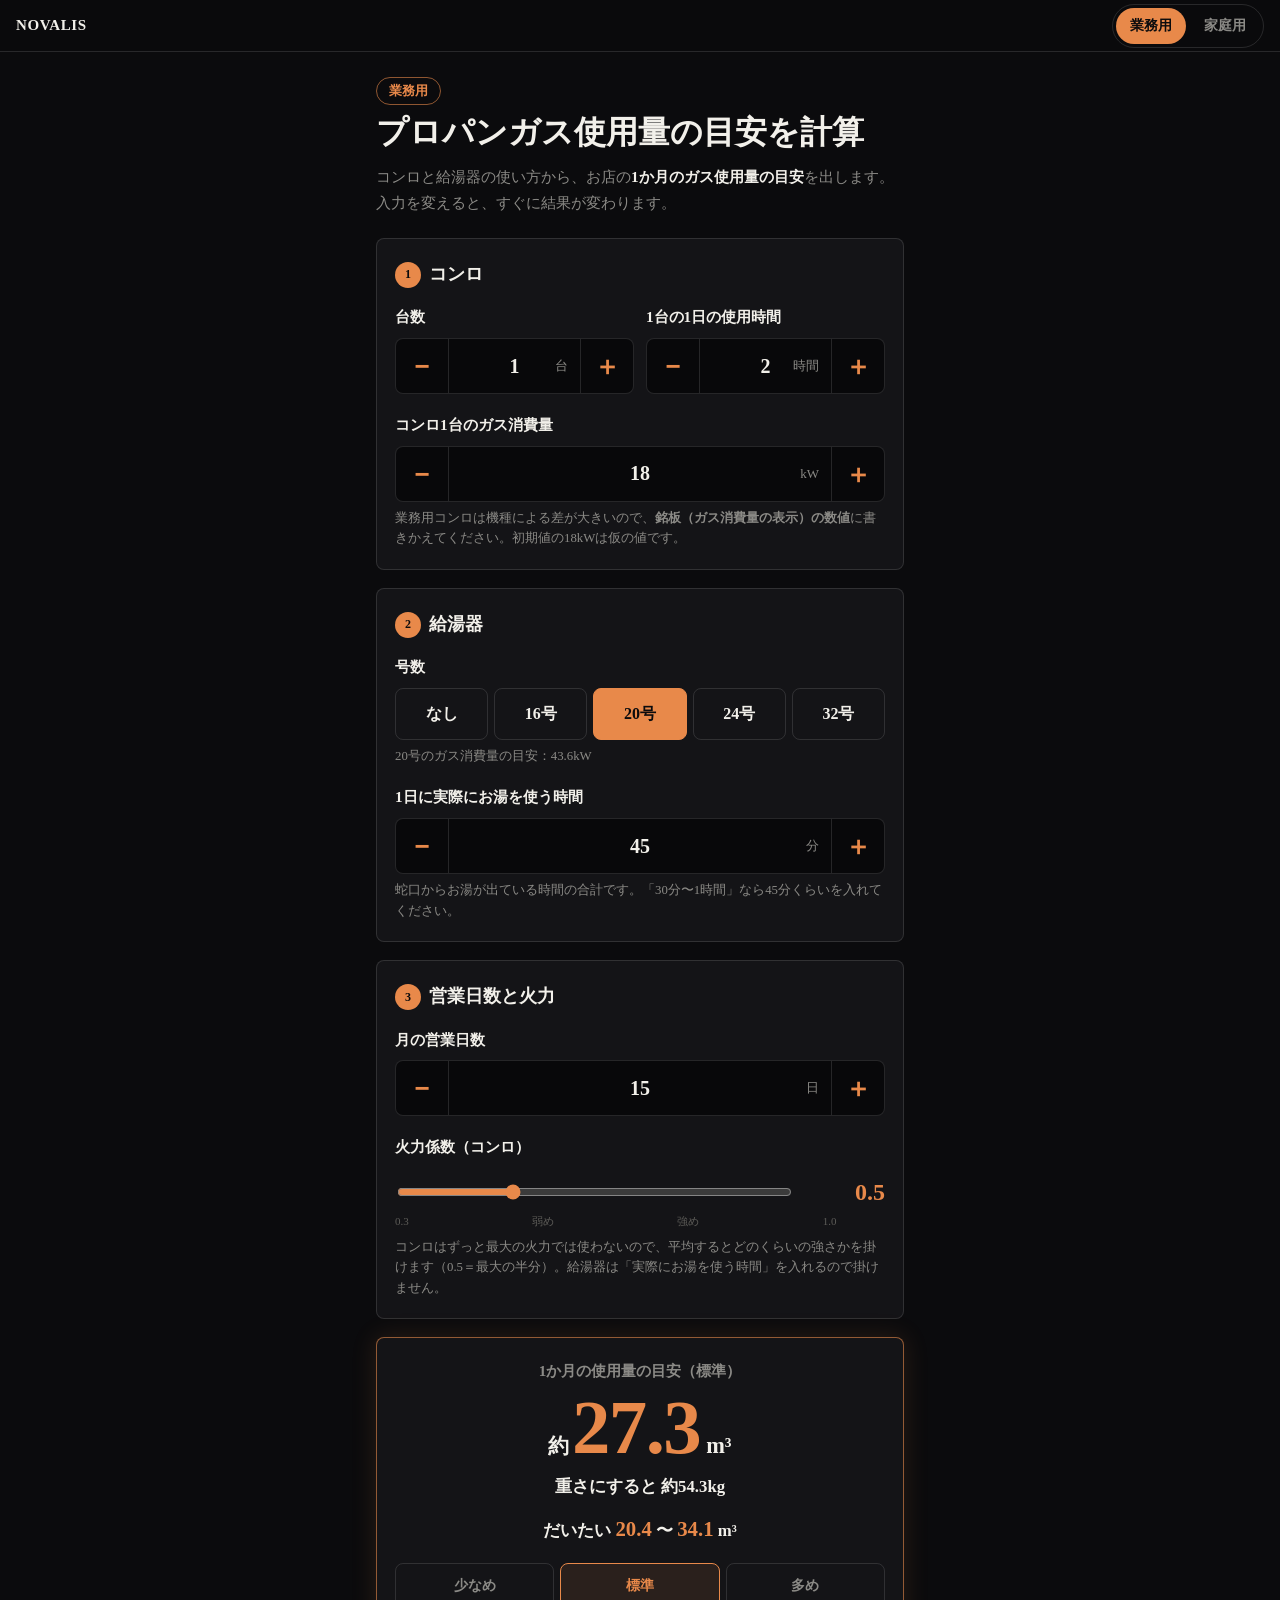
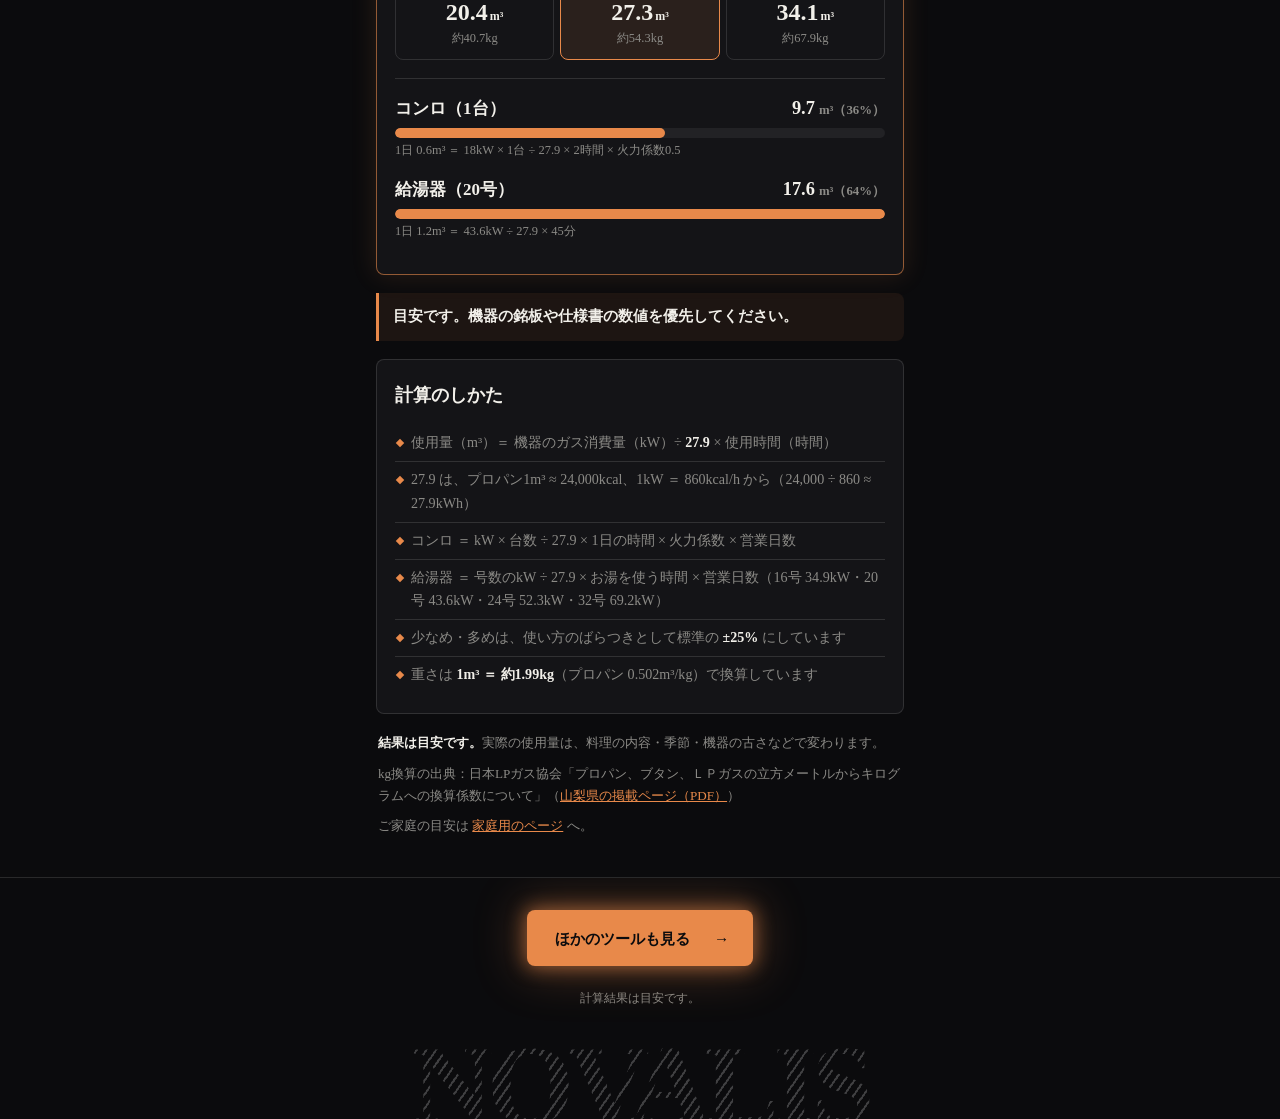
<file: index.html>
<!DOCTYPE html>
<html lang="ja">
<head>
  <meta charset="UTF-8">
  <meta name="viewport" content="width=device-width, initial-scale=1.0, viewport-fit=cover">
  <title>プロパンガス使用量の目安【業務用】｜コンロ・給湯器から月の使用量を計算</title>
  <meta name="description" content="飲食店・喫茶店などのプロパンガス（LPガス）の月間使用量の目安を、コンロの台数と使用時間、給湯器の号数とお湯を使う時間、営業日数から計算。少なめ・標準・多めの幅と、機器ごとの内訳、kg換算も表示します。">
  <link rel="canonical" href="https://novalis-lab.github.io/lpgas-usage/">
  <meta property="og:type" content="website">
  <meta property="og:site_name" content="novalis">
  <meta property="og:locale" content="ja_JP">
  <meta property="og:url" content="https://novalis-lab.github.io/lpgas-usage/">
  <meta property="og:title" content="プロパンガス使用量の目安【業務用】">
  <meta property="og:description" content="コンロと給湯器の使い方から、お店のプロパンガスの月間使用量（m³）の目安を計算します。">
  <meta name="twitter:card" content="summary">
  <meta name="theme-color" content="#0b0b0d">
  <link rel="icon" href="https://novalis-lab.github.io/icon.svg" type="image/svg+xml">
  <link rel="icon" href="https://novalis-lab.github.io/favicon-32.png" sizes="32x32" type="image/png">
  <link rel="apple-touch-icon" href="https://novalis-lab.github.io/apple-touch-icon.png">
  <link rel="stylesheet" href="https://novalis-lab.github.io/common.css?v=20261113d">
  <link rel="stylesheet" href="style.css?v=1">
</head>
<body>
  <header class="top">
    <a class="logo" href="https://novalis-lab.github.io/">NOVALIS</a>
    <nav class="switch" aria-label="業務用・家庭用の切り替え">
      <a href="./" aria-current="page">業務用</a>
      <a href="home/">家庭用</a>
    </nav>
  </header>

  <main class="wrap">
    <p class="kind">業務用</p>
    <h1>プロパンガス使用量の<br class="sp">目安を計算</h1>
    <p class="lead">コンロと給湯器の使い方から、お店の<b>1か月のガス使用量の目安</b>を出します。入力を変えると、すぐに結果が変わります。</p>

    <section class="card" aria-labelledby="h-stove">
      <h2 id="h-stove"><span class="step">1</span>コンロ</h2>
      <div class="grid2">
        <div class="fld">
          <span class="f" id="l-stoves">台数</span>
          <div class="stepper" data-min="0" data-max="20" data-step="1">
            <button type="button" class="minus" aria-label="台数を減らす">−</button>
            <div class="in"><input id="stoves" type="text" inputmode="numeric" value="1" aria-labelledby="l-stoves"><span class="u">台</span></div>
            <button type="button" class="plus" aria-label="台数を増やす">＋</button>
          </div>
        </div>
        <div class="fld">
          <span class="f" id="l-stove-h">1台の1日の使用時間</span>
          <div class="stepper" data-min="0" data-max="24" data-step="0.5">
            <button type="button" class="minus" aria-label="時間を減らす">−</button>
            <div class="in"><input id="stove-h" type="text" inputmode="decimal" value="2" aria-labelledby="l-stove-h"><span class="u">時間</span></div>
            <button type="button" class="plus" aria-label="時間を増やす">＋</button>
          </div>
        </div>
      </div>
      <div class="fld" style="margin-top:18px">
        <span class="f" id="l-stove-kw">コンロ1台のガス消費量</span>
        <div class="stepper" data-min="0" data-max="200" data-step="0.1">
          <button type="button" class="minus" aria-label="kWを減らす">−</button>
          <div class="in"><input id="stove-kw" type="text" inputmode="decimal" value="18" aria-labelledby="l-stove-kw"><span class="u">kW</span></div>
          <button type="button" class="plus" aria-label="kWを増やす">＋</button>
        </div>
        <p class="help">業務用コンロは機種による差が大きいので、<b>銘板（ガス消費量の表示）の数値</b>に書きかえてください。初期値の18kWは仮の値です。</p>
      </div>
    </section>

    <section class="card" aria-labelledby="h-heater">
      <h2 id="h-heater"><span class="step">2</span>給湯器</h2>
      <div class="fld">
        <span class="f">号数</span>
        <div class="seg" id="heater" data-value="20" style="--n:5" role="group" aria-label="給湯器の号数">
          <button type="button" data-v="0">なし</button>
          <button type="button" data-v="16">16号</button>
          <button type="button" data-v="20">20号</button>
          <button type="button" data-v="24">24号</button>
          <button type="button" data-v="32">32号</button>
        </div>
        <p class="help" id="heater-kw"></p>
      </div>
      <div class="fld" id="heater-time">
        <span class="f" id="l-heater-m">1日に実際にお湯を使う時間</span>
        <div class="stepper" data-min="0" data-max="1440" data-step="5">
          <button type="button" class="minus" aria-label="時間を減らす">−</button>
          <div class="in"><input id="heater-m" type="text" inputmode="numeric" value="45" aria-labelledby="l-heater-m"><span class="u">分</span></div>
          <button type="button" class="plus" aria-label="時間を増やす">＋</button>
        </div>
        <p class="help">蛇口からお湯が出ている時間の合計です。「30分〜1時間」なら45分くらいを入れてください。</p>
      </div>
    </section>

    <section class="card" aria-labelledby="h-days">
      <h2 id="h-days"><span class="step">3</span>営業日数と火力</h2>
      <div class="fld">
        <span class="f" id="l-days">月の営業日数</span>
        <div class="stepper" data-min="1" data-max="31" data-step="1">
          <button type="button" class="minus" aria-label="日数を減らす">−</button>
          <div class="in"><input id="days" type="text" inputmode="numeric" value="15" aria-labelledby="l-days"><span class="u">日</span></div>
          <button type="button" class="plus" aria-label="日数を増やす">＋</button>
        </div>
      </div>
      <div class="fld">
        <label for="factor">火力係数（コンロ）</label>
        <div class="range-row">
          <input id="factor" type="range" min="0.3" max="1" step="0.05" value="0.5" aria-describedby="factor-help">
          <output id="factor-out" for="factor">0.5</output>
        </div>
        <div class="ticks" aria-hidden="true"><span>0.3</span><span>弱め</span><span>強め</span><span>1.0</span></div>
        <p class="help" id="factor-help">コンロはずっと最大の火力では使わないので、平均するとどのくらいの強さかを掛けます（0.5＝最大の半分）。給湯器は「実際にお湯を使う時間」を入れるので掛けません。</p>
      </div>
    </section>

    <section class="card result" id="result" aria-live="polite"></section>

    <p class="caution">目安です。機器の銘板や仕様書の数値を優先してください。</p>

    <section class="card" aria-labelledby="h-how">
      <h2 id="h-how">計算のしかた</h2>
      <ul class="howto">
        <li>使用量（m³）＝ 機器のガス消費量（kW）÷ <b>27.9</b> × 使用時間（時間）</li>
        <li>27.9 は、プロパン1m³ ≈ 24,000kcal、1kW ＝ 860kcal/h から（24,000 ÷ 860 ≈ 27.9kWh）</li>
        <li>コンロ ＝ kW × 台数 ÷ 27.9 × 1日の時間 × 火力係数 × 営業日数</li>
        <li>給湯器 ＝ 号数のkW ÷ 27.9 × お湯を使う時間 × 営業日数（16号 34.9kW・20号 43.6kW・24号 52.3kW・32号 69.2kW）</li>
        <li>少なめ・多めは、使い方のばらつきとして標準の <b>±25%</b> にしています</li>
        <li>重さは <b>1m³ ＝ 約1.99kg</b>（プロパン 0.502m³/kg）で換算しています</li>
      </ul>
    </section>

    <section class="notice">
      <p><b>結果は目安です。</b>実際の使用量は、料理の内容・季節・機器の古さなどで変わります。</p>
      <p>kg換算の出典：日本LPガス協会「プロパン、ブタン、ＬＰガスの立方メートルからキログラムへの換算係数について」（<a href="https://www.pref.yamanashi.jp/documents/60408/lpgas_guidline_keisuu.pdf" target="_blank" rel="noopener">山梨県の掲載ページ（PDF）</a>）</p>
      <p>ご家庭の目安は <a href="home/">家庭用のページ</a> へ。</p>
    </section>
  </main>

  <footer class="site-footer">
    <a class="footer-home" href="https://novalis-lab.github.io/">ほかのツールも見る<span aria-hidden="true">→</span></a>
    <p>計算結果は目安です。</p>
    <p class="footer-logo" aria-hidden="true">NOVALIS</p>
  </footer>

  <script src="lpgas.js?v=1"></script>
  <script src="biz.js?v=1"></script>
</body>
</html>
</file>
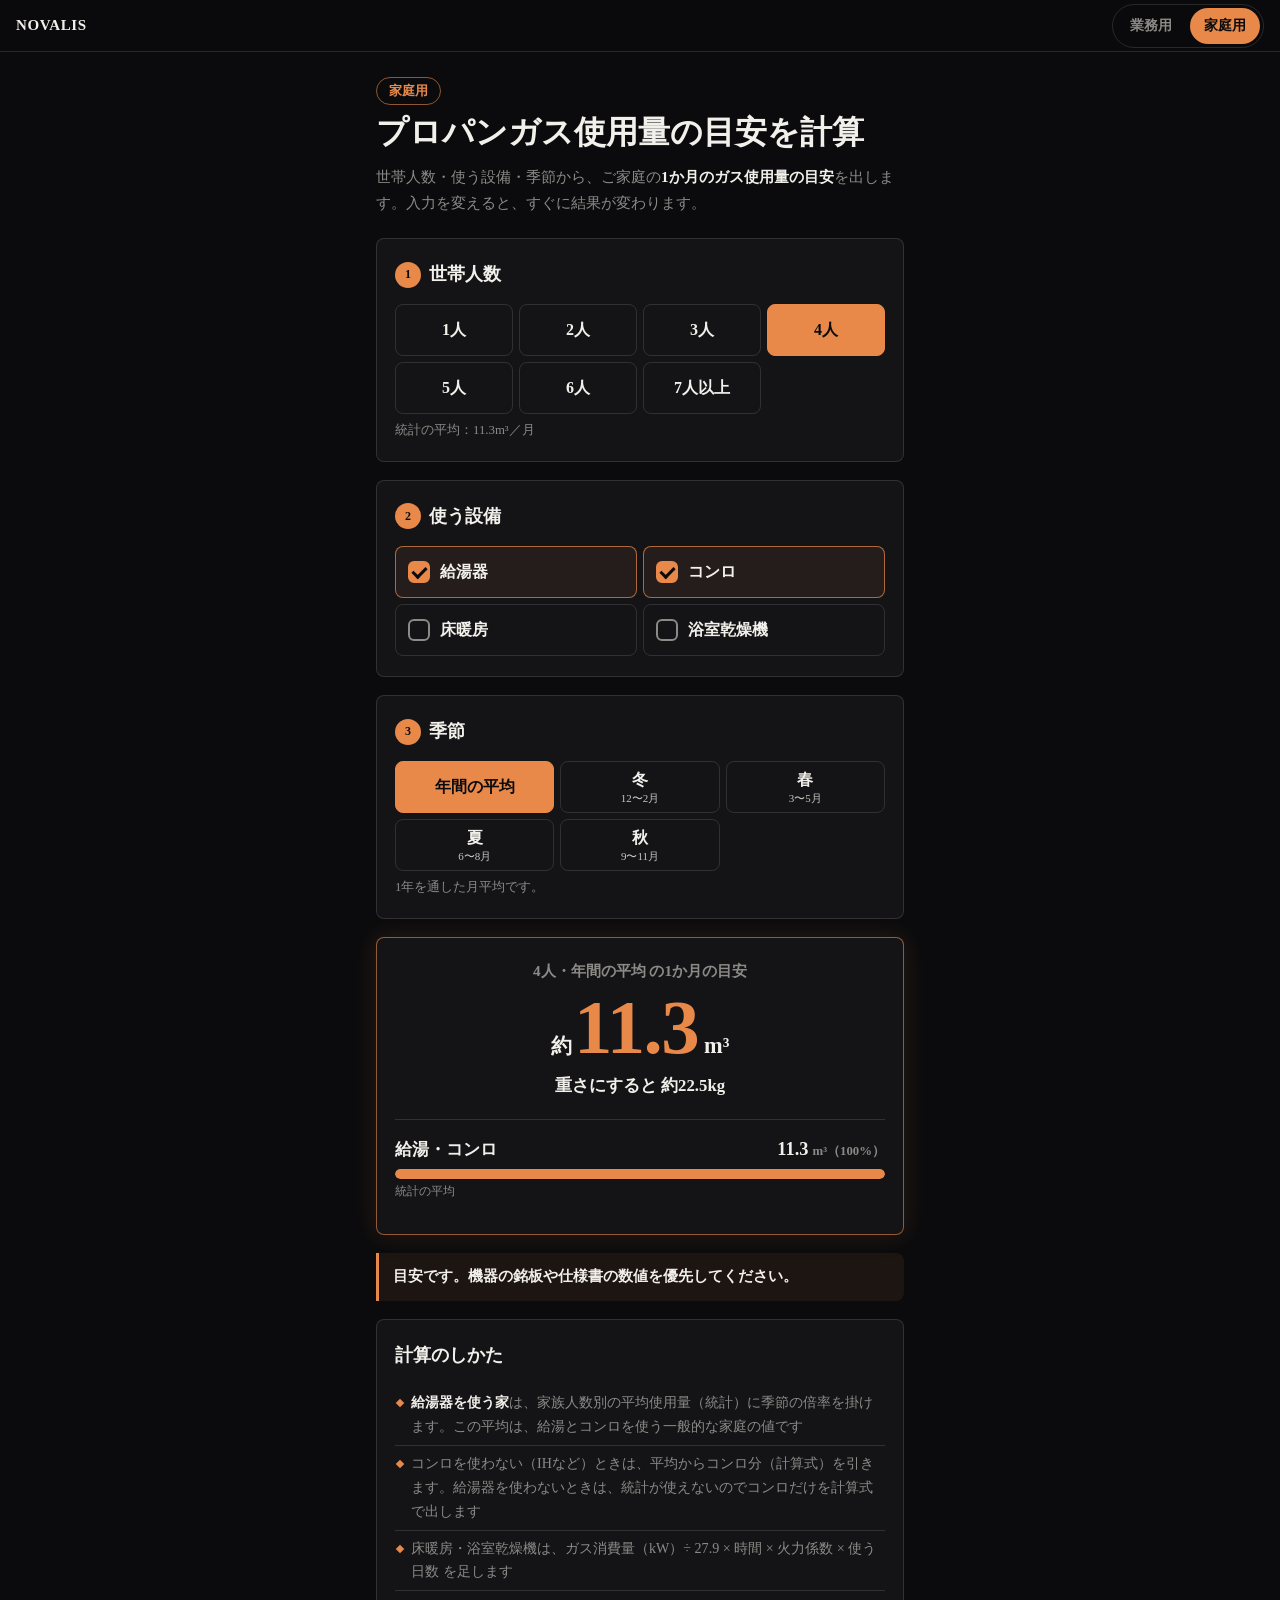
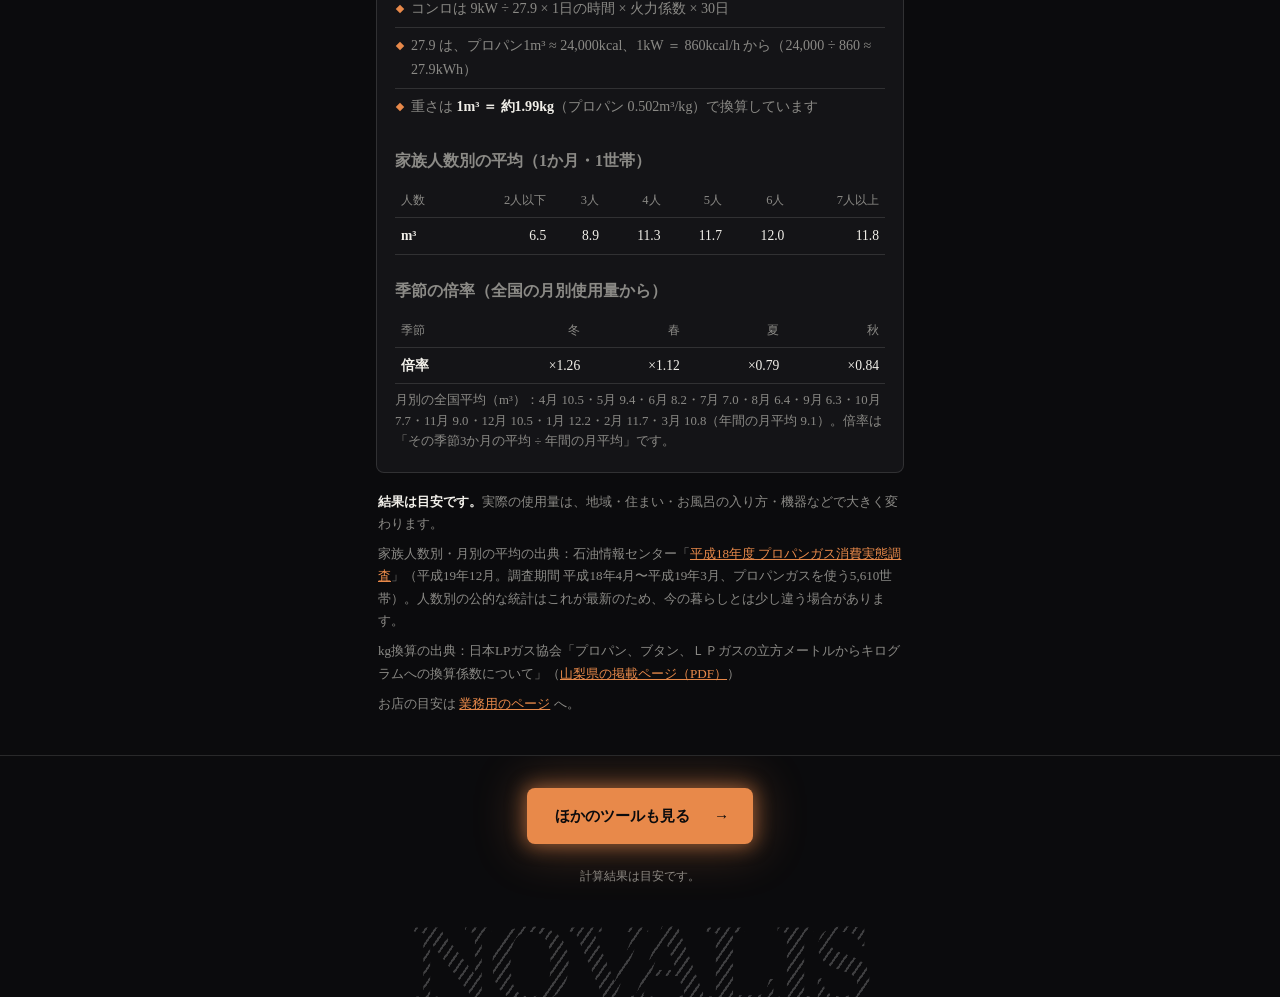
<file: home/index.html>
<!DOCTYPE html>
<html lang="ja">
<head>
  <meta charset="UTF-8">
  <meta name="viewport" content="width=device-width, initial-scale=1.0, viewport-fit=cover">
  <title>プロパンガス使用量の目安【家庭用】｜世帯人数・設備・季節から月の使用量を計算</title>
  <meta name="description" content="ご家庭のプロパンガス（LPガス）の月間使用量の目安を、世帯人数・使う設備（給湯器・コンロ・床暖房・浴室乾燥機）・季節から計算。家族人数別の平均は石油情報センターのプロパンガス消費実態調査をもとにしています。kg換算つき。">
  <link rel="canonical" href="https://novalis-lab.github.io/lpgas-usage/home/">
  <meta property="og:type" content="website">
  <meta property="og:site_name" content="novalis">
  <meta property="og:locale" content="ja_JP">
  <meta property="og:url" content="https://novalis-lab.github.io/lpgas-usage/home/">
  <meta property="og:title" content="プロパンガス使用量の目安【家庭用】">
  <meta property="og:description" content="世帯人数・設備・季節から、ご家庭のプロパンガスの月間使用量（m³）の目安を計算します。">
  <meta name="twitter:card" content="summary">
  <meta name="theme-color" content="#0b0b0d">
  <link rel="icon" href="https://novalis-lab.github.io/icon.svg" type="image/svg+xml">
  <link rel="icon" href="https://novalis-lab.github.io/favicon-32.png" sizes="32x32" type="image/png">
  <link rel="apple-touch-icon" href="https://novalis-lab.github.io/apple-touch-icon.png">
  <link rel="stylesheet" href="https://novalis-lab.github.io/common.css?v=20261113d">
  <link rel="stylesheet" href="../style.css?v=1">
</head>
<body>
  <header class="top">
    <a class="logo" href="https://novalis-lab.github.io/">NOVALIS</a>
    <nav class="switch" aria-label="業務用・家庭用の切り替え">
      <a href="../">業務用</a>
      <a href="./" aria-current="page">家庭用</a>
    </nav>
  </header>

  <main class="wrap">
    <p class="kind">家庭用</p>
    <h1>プロパンガス使用量の<br class="sp">目安を計算</h1>
    <p class="lead">世帯人数・使う設備・季節から、ご家庭の<b>1か月のガス使用量の目安</b>を出します。入力を変えると、すぐに結果が変わります。</p>

    <section class="card" aria-labelledby="h-people">
      <h2 id="h-people"><span class="step">1</span>世帯人数</h2>
      <div class="seg" id="people" data-value="4" style="--n:4" role="group" aria-label="世帯人数">
        <button type="button" data-v="1">1人</button>
        <button type="button" data-v="2">2人</button>
        <button type="button" data-v="3">3人</button>
        <button type="button" data-v="4">4人</button>
        <button type="button" data-v="5">5人</button>
        <button type="button" data-v="6">6人</button>
        <button type="button" data-v="7">7人以上</button>
      </div>
      <p class="help" id="people-help"></p>
    </section>

    <section class="card" aria-labelledby="h-equip">
      <h2 id="h-equip"><span class="step">2</span>使う設備</h2>
      <div class="checks">
        <label><input type="checkbox" id="eq-heater" checked><span class="box" aria-hidden="true"></span>給湯器</label>
        <label><input type="checkbox" id="eq-stove" checked><span class="box" aria-hidden="true"></span>コンロ</label>
        <label><input type="checkbox" id="eq-floor"><span class="box" aria-hidden="true"></span>床暖房</label>
        <label><input type="checkbox" id="eq-dryer"><span class="box" aria-hidden="true"></span>浴室乾燥機</label>
      </div>

      <div class="sub-box" id="box-stove">
        <p class="ttl" id="stove-ttl">コンロ（家庭用 9kW）</p>
        <div class="fld">
          <span class="f" id="l-stove-m">1日の使用時間</span>
          <div class="stepper" data-min="0" data-max="600" data-step="5">
            <button type="button" class="minus" aria-label="時間を減らす">−</button>
            <div class="in"><input id="stove-m" type="text" inputmode="numeric" value="30" aria-labelledby="l-stove-m"><span class="u">分</span></div>
            <button type="button" class="plus" aria-label="時間を増やす">＋</button>
          </div>
          <p class="help" id="stove-help"></p>
        </div>
      </div>

      <div class="sub-box" id="box-floor" hidden>
        <p class="ttl">床暖房</p>
        <div class="fld">
          <span class="f" id="l-floor-kw">ガス消費量（銘板の数値）</span>
          <div class="stepper" data-min="0" data-max="100" data-step="0.1">
            <button type="button" class="minus" aria-label="kWを減らす">−</button>
            <div class="in"><input id="floor-kw" type="text" inputmode="decimal" value="" placeholder="—" aria-labelledby="l-floor-kw"><span class="u">kW</span></div>
            <button type="button" class="plus" aria-label="kWを増やす">＋</button>
          </div>
          <p class="help">機種による差が大きいので、熱源機の銘板や仕様書の「ガス消費量（暖房）」を入れてください。</p>
        </div>
        <div class="grid2">
          <div class="fld">
            <span class="f" id="l-floor-h">1日の使用時間</span>
            <div class="stepper" data-min="0" data-max="24" data-step="0.5">
              <button type="button" class="minus" aria-label="時間を減らす">−</button>
              <div class="in"><input id="floor-h" type="text" inputmode="decimal" value="4" aria-labelledby="l-floor-h"><span class="u">時間</span></div>
              <button type="button" class="plus" aria-label="時間を増やす">＋</button>
            </div>
          </div>
          <div class="fld">
            <span class="f" id="l-floor-d">月に使う日数</span>
            <div class="stepper" data-min="0" data-max="31" data-step="1">
              <button type="button" class="minus" aria-label="日数を減らす">−</button>
              <div class="in"><input id="floor-d" type="text" inputmode="numeric" value="30" aria-labelledby="l-floor-d"><span class="u">日</span></div>
              <button type="button" class="plus" aria-label="日数を増やす">＋</button>
            </div>
          </div>
        </div>
      </div>

      <div class="sub-box" id="box-dryer" hidden>
        <p class="ttl">浴室乾燥機</p>
        <div class="fld">
          <span class="f" id="l-dryer-kw">ガス消費量（銘板の数値）</span>
          <div class="stepper" data-min="0" data-max="100" data-step="0.1">
            <button type="button" class="minus" aria-label="kWを減らす">−</button>
            <div class="in"><input id="dryer-kw" type="text" inputmode="decimal" value="" placeholder="—" aria-labelledby="l-dryer-kw"><span class="u">kW</span></div>
            <button type="button" class="plus" aria-label="kWを増やす">＋</button>
          </div>
          <p class="help">ガス温水式は、給湯器（熱源機）の銘板や浴室乾燥機の仕様書の数値を入れてください。</p>
        </div>
        <div class="grid2">
          <div class="fld">
            <span class="f" id="l-dryer-h">1回の使用時間</span>
            <div class="stepper" data-min="0" data-max="24" data-step="0.5">
              <button type="button" class="minus" aria-label="時間を減らす">−</button>
              <div class="in"><input id="dryer-h" type="text" inputmode="decimal" value="2" aria-labelledby="l-dryer-h"><span class="u">時間</span></div>
              <button type="button" class="plus" aria-label="時間を増やす">＋</button>
            </div>
          </div>
          <div class="fld">
            <span class="f" id="l-dryer-d">月に使う日数</span>
            <div class="stepper" data-min="0" data-max="31" data-step="1">
              <button type="button" class="minus" aria-label="日数を減らす">−</button>
              <div class="in"><input id="dryer-d" type="text" inputmode="numeric" value="10" aria-labelledby="l-dryer-d"><span class="u">日</span></div>
              <button type="button" class="plus" aria-label="日数を増やす">＋</button>
            </div>
          </div>
        </div>
      </div>

      <div class="fld" id="factor-fld" style="margin-top:18px">
        <label for="factor">火力係数（コンロ・床暖房・浴室乾燥機）</label>
        <div class="range-row">
          <input id="factor" type="range" min="0.3" max="1" step="0.05" value="0.5" aria-describedby="factor-help">
          <output id="factor-out" for="factor">0.5</output>
        </div>
        <div class="ticks" aria-hidden="true"><span>0.3</span><span>弱め</span><span>強め</span><span>1.0</span></div>
        <p class="help" id="factor-help">ずっと最大の強さでは使わないので、平均するとどのくらいの強さかを掛けます（0.5＝最大の半分）。</p>
      </div>
    </section>

    <section class="card" aria-labelledby="h-season">
      <h2 id="h-season"><span class="step">3</span>季節</h2>
      <div class="seg" id="season" data-value="year" style="--n:3" role="group" aria-label="季節">
        <button type="button" data-v="year">年間の平均</button>
        <button type="button" data-v="winter">冬<small>12〜2月</small></button>
        <button type="button" data-v="spring">春<small>3〜5月</small></button>
        <button type="button" data-v="summer">夏<small>6〜8月</small></button>
        <button type="button" data-v="autumn">秋<small>9〜11月</small></button>
      </div>
      <p class="help" id="season-help"></p>
    </section>

    <section class="card result" id="result" aria-live="polite"></section>

    <p class="caution">目安です。機器の銘板や仕様書の数値を優先してください。</p>

    <section class="card" aria-labelledby="h-how">
      <h2 id="h-how">計算のしかた</h2>
      <ul class="howto">
        <li><b>給湯器を使う家</b>は、家族人数別の平均使用量（統計）に季節の倍率を掛けます。この平均は、給湯とコンロを使う一般的な家庭の値です</li>
        <li>コンロを使わない（IHなど）ときは、平均からコンロ分（計算式）を引きます。給湯器を使わないときは、統計が使えないのでコンロだけを計算式で出します</li>
        <li>床暖房・浴室乾燥機は、ガス消費量（kW）÷ 27.9 × 時間 × 火力係数 × 使う日数 を足します</li>
        <li>コンロは 9kW ÷ 27.9 × 1日の時間 × 火力係数 × 30日</li>
        <li>27.9 は、プロパン1m³ ≈ 24,000kcal、1kW ＝ 860kcal/h から（24,000 ÷ 860 ≈ 27.9kWh）</li>
        <li>重さは <b>1m³ ＝ 約1.99kg</b>（プロパン 0.502m³/kg）で換算しています</li>
      </ul>
      <h3>家族人数別の平均（1か月・1世帯）</h3>
      <table class="tbl">
        <thead><tr><th scope="col">人数</th><th scope="col">2人以下</th><th scope="col">3人</th><th scope="col">4人</th><th scope="col">5人</th><th scope="col">6人</th><th scope="col">7人以上</th></tr></thead>
        <tbody><tr><td>m³</td><td>6.5</td><td>8.9</td><td>11.3</td><td>11.7</td><td>12.0</td><td>11.8</td></tr></tbody>
      </table>
      <h3>季節の倍率（全国の月別使用量から）</h3>
      <table class="tbl">
        <thead><tr><th scope="col">季節</th><th scope="col">冬</th><th scope="col">春</th><th scope="col">夏</th><th scope="col">秋</th></tr></thead>
        <tbody><tr><td>倍率</td><td id="sf-winter"></td><td id="sf-spring"></td><td id="sf-summer"></td><td id="sf-autumn"></td></tr></tbody>
      </table>
      <p class="help">月別の全国平均（m³）：4月 10.5・5月 9.4・6月 8.2・7月 7.0・8月 6.4・9月 6.3・10月 7.7・11月 9.0・12月 10.5・1月 12.2・2月 11.7・3月 10.8（年間の月平均 9.1）。倍率は「その季節3か月の平均 ÷ 年間の月平均」です。</p>
    </section>

    <section class="notice">
      <p><b>結果は目安です。</b>実際の使用量は、地域・住まい・お風呂の入り方・機器などで大きく変わります。</p>
      <p>家族人数別・月別の平均の出典：石油情報センター「<a href="https://oil-info.ieej.or.jp/documents/data/20080303_2.pdf" target="_blank" rel="noopener">平成18年度 プロパンガス消費実態調査</a>」（平成19年12月。調査期間 平成18年4月〜平成19年3月、プロパンガスを使う5,610世帯）。人数別の公的な統計はこれが最新のため、今の暮らしとは少し違う場合があります。</p>
      <p>kg換算の出典：日本LPガス協会「プロパン、ブタン、ＬＰガスの立方メートルからキログラムへの換算係数について」（<a href="https://www.pref.yamanashi.jp/documents/60408/lpgas_guidline_keisuu.pdf" target="_blank" rel="noopener">山梨県の掲載ページ（PDF）</a>）</p>
      <p>お店の目安は <a href="../">業務用のページ</a> へ。</p>
    </section>
  </main>

  <footer class="site-footer">
    <a class="footer-home" href="https://novalis-lab.github.io/">ほかのツールも見る<span aria-hidden="true">→</span></a>
    <p>計算結果は目安です。</p>
    <p class="footer-logo" aria-hidden="true">NOVALIS</p>
  </footer>

  <script src="../lpgas.js?v=1"></script>
  <script src="../home.js?v=1"></script>
</body>
</html>
</file>
<file: style.css>
/* ============================================================
   プロパンガス使用量の目安（novalis）業務用・家庭用で共通
   色は「プロパンガス料金の目安」（lpgas-price）と同じ炎のオレンジ。
   フォントと角の丸みは common.css（novalis共通）で管理
   ============================================================ */
:root {
  --bg: #0b0b0d;
  --bg-2: #141417;
  --text: #f2f0ea;
  --muted: #8b8a86;
  --dim: #5d5c58;
  --line: rgba(255, 255, 255, 0.12);
  --field: #08080a;
  --main: #e8894a;          /* 炎のオレンジ */
  --main-rgb: 232, 137, 74;
  --blue: #6f9fd4;
  --red: #e0605a;
  --ink: #0b0b0d;
}

* { box-sizing: border-box; }
html { -webkit-text-size-adjust: 100%; color-scheme: dark; }
body {
  margin: 0;
  min-height: 100vh;
  background: var(--bg);
  color: var(--text);
  font-family: var(--font);
  font-size: 17px;
  line-height: 1.7;
  overflow-x: hidden;
}
a { color: var(--main); }
sup { font-size: 0.65em; line-height: 0; }
button, input, select { touch-action: manipulation; }
[hidden] { display: none !important; }

/* ---------- 上のバー ---------- */
.top {
  position: sticky; top: 0; z-index: 10;
  display: flex; align-items: center; justify-content: space-between; gap: 10px;
  height: 52px;
  padding: 0 max(16px, env(safe-area-inset-left));
  background: rgba(11, 11, 13, 0.88);
  backdrop-filter: blur(8px);
  -webkit-backdrop-filter: blur(8px);
  border-bottom: 1px solid var(--line);
}
.logo {
  color: var(--text);
  text-decoration: none;
  font-family: var(--font-en);
  font-weight: 800;
  letter-spacing: 0.04em;
  font-size: 15px;
}

/* 業務用・家庭用の切り替え */
.switch { display: flex; gap: 4px; padding: 3px; border: 1px solid var(--line); border-radius: 99px; }
.switch a {
  display: inline-flex; align-items: center; min-height: 36px; padding: 0 14px;
  border-radius: 99px; color: var(--muted); text-decoration: none; font-size: 14px; font-weight: 700;
}
.switch a:hover { color: var(--text); }
.switch a[aria-current="page"] { background: var(--main); color: var(--ink); }

/* ---------- 本文 ---------- */
.wrap { max-width: 560px; margin: 0 auto; padding: 24px 16px 0; }
.kind { display: inline-block; margin: 0 0 6px; padding: 2px 12px; border: 1px solid rgba(var(--main-rgb), 0.6); border-radius: 99px; color: var(--main); font-size: 13px; font-weight: 700; }
h1 { margin: 0 0 10px; font-size: clamp(1.5rem, 6.4vw, 2rem); line-height: 1.35; }
.sp { display: none; }
@media (max-width: 420px) { .sp { display: inline; } }
.lead { margin: 0 0 22px; color: var(--muted); font-size: 0.95rem; }
.lead b { color: var(--text); }

.card {
  margin: 0 0 18px;
  padding: 20px 18px;
  background: var(--bg-2);
  border: 1px solid var(--line);
  border-radius: var(--radius, 8px);
}
h2 { margin: 0 0 14px; font-size: 1.15rem; display: flex; align-items: center; gap: 8px; }
h3 { margin: 22px 0 10px; font-size: 1rem; color: var(--muted); }

/* ---------- 入力 ---------- */
.fld { margin-bottom: 18px; }
.fld:last-child { margin-bottom: 0; }
.fld > label, .fld > .f { display: block; margin-bottom: 8px; font-weight: 700; font-size: 0.95rem; }
.step {
  display: inline-grid; place-items: center; flex: 0 0 auto;
  width: 26px; height: 26px; border-radius: 50%;
  background: var(--main); color: var(--ink);
  font-family: var(--font-en); font-size: 12px; font-weight: 700;
}
.grid2 { display: grid; grid-template-columns: 1fr; gap: 18px; }
.grid2 .fld { margin-bottom: 0; }
@media (min-width: 520px) { .grid2 { grid-template-columns: 1fr 1fr; gap: 12px; } }

select, input {
  width: 100%;
  height: 56px;
  padding: 0 14px;
  background: var(--field);
  color: var(--text);
  border: 1px solid var(--line);
  border-radius: var(--radius, 8px);
  font: inherit;
  font-size: 18px;   /* 16px 以上にして、iPhone で入力時に拡大されないように */
  outline: none;
  transition: border-color .2s, box-shadow .2s;
}
select {
  appearance: none; -webkit-appearance: none;
  background-image: linear-gradient(45deg, transparent 50%, var(--muted) 50%), linear-gradient(135deg, var(--muted) 50%, transparent 50%);
  background-position: calc(100% - 22px) 25px, calc(100% - 16px) 25px;
  background-size: 6px 6px; background-repeat: no-repeat;
}
select:focus, input:focus { border-color: var(--main); box-shadow: 0 0 0 3px rgba(var(--main-rgb), 0.25); }
.help { margin: 6px 0 0; color: var(--muted); font-size: 0.8rem; line-height: 1.6; }

/* −／＋ つきの数字欄 */
.stepper { display: grid; grid-template-columns: 52px 1fr 52px; height: 56px; border: 1px solid var(--line); border-radius: var(--radius, 8px); background: var(--field); overflow: hidden; }
.stepper:focus-within { border-color: var(--main); box-shadow: 0 0 0 3px rgba(var(--main-rgb), 0.25); }
.stepper button { border: 0; background: transparent; color: var(--main); font-size: 26px; font-weight: 700; line-height: 1; cursor: pointer; }
.stepper button:active { background: rgba(var(--main-rgb), 0.15); }
.stepper .in { position: relative; display: flex; align-items: center; justify-content: center; border-left: 1px solid var(--line); border-right: 1px solid var(--line); }
.stepper input { height: 100%; min-width: 0; border: 0; border-radius: 0; padding: 0 3em 0 3em; text-align: center; background: transparent; font-family: var(--font-en); font-weight: 700; font-size: 20px; box-shadow: none !important; }
.stepper .u { position: absolute; right: 12px; color: var(--muted); font-size: 13px; pointer-events: none; }

/* ボタンで選ぶ */
.seg { display: grid; grid-template-columns: repeat(var(--n, 3), 1fr); gap: 6px; }
.seg button, .checks label {
  min-height: 52px; padding: 6px 4px;
  border: 1px solid var(--line); border-radius: var(--radius, 8px);
  background: transparent; color: var(--text);
  font: inherit; font-size: 16px; font-weight: 700; line-height: 1.3; cursor: pointer;
  transition: background .2s, border-color .2s, color .2s;
}
.seg button small { display: block; font-size: 11px; font-weight: 400; opacity: 0.8; }
.seg button:hover, .checks label:hover { border-color: var(--main); }
.seg button[aria-pressed="true"] { background: var(--main); border-color: var(--main); color: var(--ink); }

/* 設備のチェック */
.checks { display: grid; grid-template-columns: 1fr 1fr; gap: 6px; }
.checks label { position: relative; display: flex; align-items: center; gap: 10px; padding: 8px 12px; }
.checks input { position: absolute; opacity: 0; width: 1px; height: 1px; }
.checks .box { flex: 0 0 auto; width: 22px; height: 22px; border: 2px solid var(--muted); border-radius: 6px; display: grid; place-items: center; }
.checks input:checked + .box { background: var(--main); border-color: var(--main); }
.checks input:checked + .box::after { content: ""; width: 6px; height: 11px; margin-top: -3px; border: solid var(--ink); border-width: 0 3px 3px 0; transform: rotate(45deg); }
.checks input:focus-visible + .box { outline: 2px solid var(--text); outline-offset: 2px; }
.checks label:has(input:checked) { border-color: rgba(var(--main-rgb), 0.7); background: rgba(var(--main-rgb), 0.08); }

/* 機器ごとのくわしい入力（チェックしたときだけ出す） */
.sub-box { margin-top: 12px; padding: 14px; border: 1px dashed rgba(var(--main-rgb), 0.45); border-radius: var(--radius, 8px); }
.sub-box .ttl { margin: 0 0 10px; font-weight: 700; font-size: 0.95rem; color: var(--main); }

/* 火力係数のスライダー */
.range-row { display: flex; align-items: center; gap: 14px; }
.range-row output { flex: 0 0 auto; min-width: 3.2em; font-family: var(--font-en); font-size: 24px; font-weight: 700; color: var(--main); text-align: right; }
input[type="range"] { flex: 1 1 auto; height: 44px; padding: 0; border: 0; background: transparent; box-shadow: none !important; accent-color: var(--main); }
.ticks { display: flex; justify-content: space-between; margin: -4px 4.4em 0 0; color: var(--dim); font-family: var(--font-en); font-size: 11px; }

/* ---------- 結果（お客さんに見せる） ---------- */
.result { border-color: rgba(var(--main-rgb), 0.6); text-align: center; box-shadow: 0 0 24px 2px rgba(var(--main-rgb), 0.12); }
.r-label { margin: 0; color: var(--muted); font-size: 0.95rem; font-weight: 700; }
.r-big { margin: 2px 0 0; font-family: var(--font-en); font-weight: 800; font-size: clamp(3.4rem, 18vw, 4.8rem); line-height: 1.1; color: var(--main); letter-spacing: -0.02em; }
.r-big small { margin-left: 6px; font-family: var(--font-en); font-size: 1.4rem; color: var(--text); letter-spacing: 0; }
.r-big .approx { margin-right: 4px; font-family: var(--font); font-size: 1.3rem; color: var(--text); }
.r-kg { margin: 2px 0 0; font-size: 1.05rem; font-weight: 700; }
.r-kg .n { font-family: var(--font-en); }
.r-range { margin: 10px 0 0; font-size: 1.05rem; font-weight: 700; }
.r-range .n { font-family: var(--font-en); font-size: 1.3rem; color: var(--main); }

.three { display: grid; grid-template-columns: repeat(3, 1fr); gap: 6px; margin-top: 16px; }
.three div { padding: 10px 4px; border: 1px solid var(--line); border-radius: var(--radius, 8px); }
.three .mid { border-color: var(--main); background: rgba(var(--main-rgb), 0.1); }
.three b { display: block; font-size: 0.85rem; color: var(--muted); }
.three .mid b { color: var(--main); }
.three .v { display: block; font-family: var(--font-en); font-size: 1.5rem; font-weight: 700; line-height: 1.3; }
.three .v small { font-size: 0.75rem; margin-left: 2px; }
.three .kg { display: block; font-size: 0.78rem; color: var(--muted); }

.breakdown { list-style: none; margin: 18px 0 0; padding: 14px 0 0; border-top: 1px solid var(--line); text-align: left; }
.breakdown li { margin-bottom: 12px; }
.breakdown .row { display: flex; justify-content: space-between; align-items: baseline; gap: 10px; font-weight: 700; }
.breakdown .row .v { font-family: var(--font-en); font-size: 1.15rem; }
.breakdown .row .v small { font-family: var(--font); font-size: 0.8rem; color: var(--muted); margin-left: 4px; }
.breakdown .bar { height: 10px; margin-top: 4px; border-radius: 99px; background: rgba(255, 255, 255, 0.06); overflow: hidden; }
.breakdown .bar i { display: block; height: 100%; border-radius: 99px; background: var(--main); transition: width .4s ease; }
.breakdown .note { margin-top: 2px; font-size: 0.78rem; color: var(--muted); }
.breakdown li.missing .row { color: var(--muted); }
.r-empty { color: var(--muted); font-weight: 700; padding: 20px 0; }

/* ---------- 注意書き・計算のしかた ---------- */
.caution { margin: 0 0 18px; padding: 12px 14px; border-left: 3px solid var(--main); background: rgba(var(--main-rgb), 0.08); border-radius: 0 var(--radius, 8px) var(--radius, 8px) 0; font-size: 0.92rem; font-weight: 700; line-height: 1.6; }
.howto { margin: 0; padding: 0; list-style: none; font-size: 0.88rem; color: var(--muted); }
.howto li { position: relative; padding: 6px 0 6px 16px; border-bottom: 1px solid var(--line); }
.howto li:last-child { border-bottom: 0; }
.howto li::before { content: ""; position: absolute; left: 2px; top: 15px; width: 6px; height: 6px; background: var(--main); transform: rotate(45deg); }
.howto b { color: var(--text); }
table.tbl { width: 100%; margin: 8px 0 4px; border-collapse: collapse; font-size: 0.85rem; }
table.tbl th, table.tbl td { padding: 6px 6px; border-bottom: 1px solid var(--line); text-align: right; }
table.tbl th { color: var(--muted); font-weight: 400; font-size: 0.78rem; }
table.tbl th:first-child, table.tbl td:first-child { text-align: left; }
table.tbl td { font-family: var(--font-en); font-weight: 500; }
table.tbl td:first-child { font-family: var(--font); font-weight: 700; }

.notice { margin: 8px 0 0; padding: 0 2px; color: var(--muted); font-size: 0.82rem; }
.notice p { margin: 0 0 8px; }
.notice b { color: var(--text); }

/* ---------- フッター（ほかの novalis ツールと同じ） ---------- */
.site-footer { margin-top: 40px; border-top: 1px solid var(--line); overflow: hidden; text-align: center; color: var(--muted); font-size: 0.78rem; }
.site-footer p { margin: 0 0 6px; padding: 0 16px; }
.footer-home {
  position: relative;
  display: inline-flex; align-items: center; justify-content: center; gap: 24px;
  min-height: 56px;
  margin: 32px 0 22px;
  padding: 0 24px 0 28px;
  background: var(--main);
  color: var(--ink);
  border-radius: var(--radius, 8px);
  font-size: 0.95rem; font-weight: 900;
  text-decoration: none;
  overflow: hidden; isolation: isolate;
  box-shadow: 0 0 18px 2px rgba(var(--main-rgb), 0.55), 0 0 48px 6px rgba(var(--main-rgb), 0.28);
}
.footer-home::before {
  content: ""; position: absolute; inset: 0; z-index: -1;
  background: var(--text);
  transform: scaleX(0); transform-origin: right;
  transition: transform .4s cubic-bezier(.7, 0, .2, 1);
}
.footer-home:hover::before { transform: scaleX(1); transform-origin: left; }
.footer-logo {
  margin: 20px 0 0 !important;
  font-family: var(--font-en); font-weight: 800;
  font-size: clamp(2.8rem, 14.5vw, 7rem);
  line-height: 0.8; letter-spacing: -0.05em; white-space: nowrap;
  color: transparent;
  background: repeating-linear-gradient(-55deg, rgba(255, 255, 255, 0.22) 0 2px, transparent 2px 8px);
  -webkit-background-clip: text; background-clip: text;
  transform: translateY(12%);
  user-select: none;
}

@media (max-width: 370px) {
  .card { padding-left: 13px; padding-right: 13px; }
  .switch a { padding: 0 10px; font-size: 13px; }
  .stepper { grid-template-columns: 44px 1fr 44px; }
  .three .v { font-size: 1.25rem; }
}
@media (prefers-reduced-motion: reduce) { .breakdown .bar i { transition: none; } }
</file>
